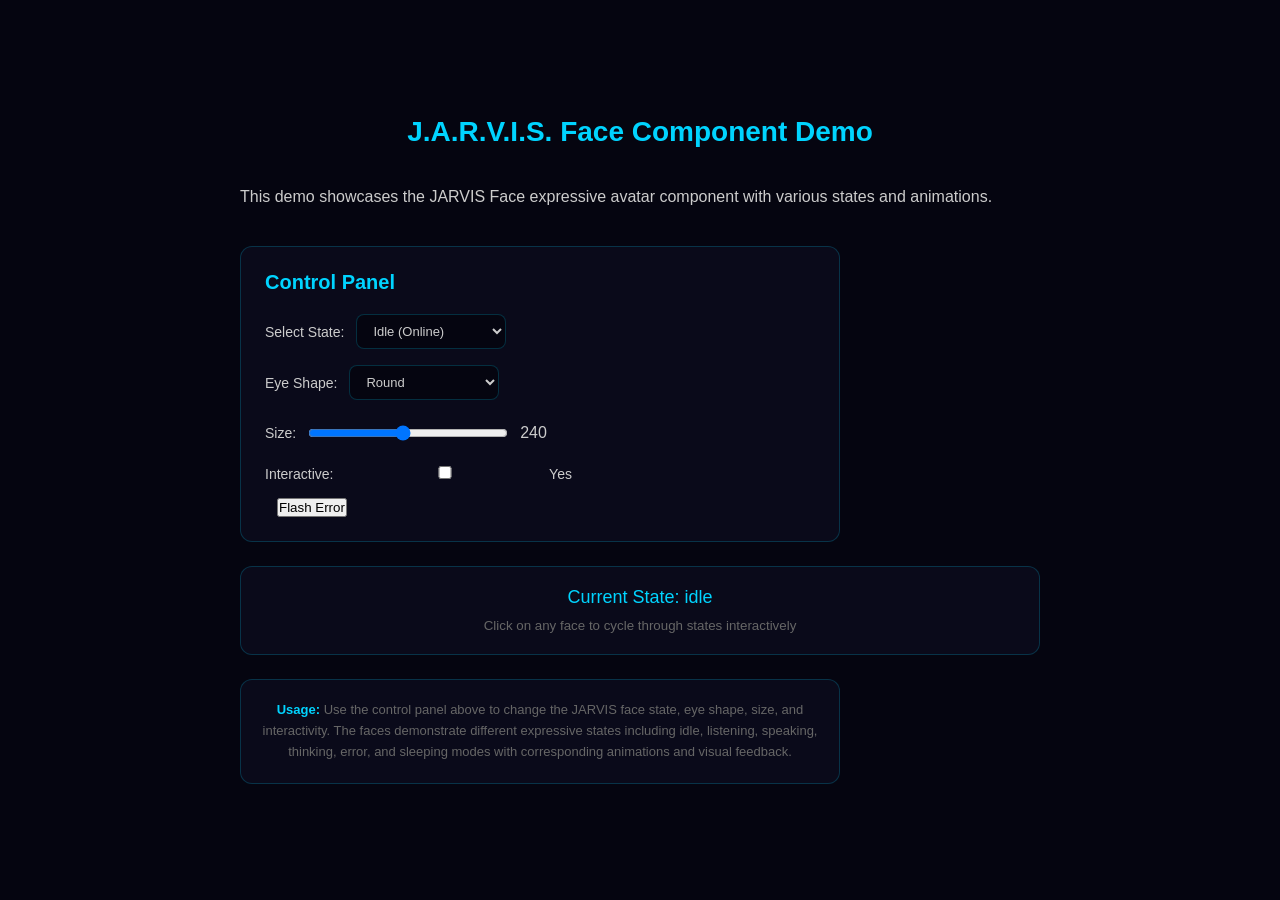
<file: demo-jarvis-face.html>
<!DOCTYPE html>
<html lang="en">
<head>
  <meta charset="UTF-8">
  <meta name="viewport" content="width=device-width, initial-scale=1.0">
  <title>JARVIS Face Demo</title>
  <style>
    /* Basic reset */
    * {
      margin: 0;
      padding: 0;
      box-sizing: border-box;
    }
    
    body {
      font-family: 'Segoe UI', Tahoma, Geneva, Verdana, sans-serif;
      background: #050510;
      color: #CCC;
      min-height: 100vh;
      display: flex;
      flex-direction: column;
      align-items: center;
      justify-content: center;
      padding: 20px;
    }
    
    h1 {
      color: #00D4FF;
      margin-bottom: 40px;
      font-size: 28px;
      text-align: center;
    }
    
    .demo-container {
      max-width: 800px;
      width: 100%;
    }
    
    .face-grid {
      display: grid;
      grid-template-columns: repeat(auto-fit, minmax(200px, 1fr));
      gap: 24px;
      margin-bottom: 40px;
    }
    
    .face-card {
      background: #0A0A1A;
      border: 2px solid #00D4FF33;
      border-radius: 16px;
      padding: 20px;
      text-align: center;
      transition: border-color 0.3s ease, transform 0.3s ease;
    }
    
    .face-card:hover {
      border-color: #00D4FF66;
      transform: translateY(-4px);
    }
    
    .face-card h3 {
      color: #00D4FF;
      margin-bottom: 16px;
      font-size: 16px;
    }
    
    .face-card p {
      color: #666;
      margin-bottom: 12px;
      font-size: 14px;
    }
    
    .face-card button {
      background: #00D4FF;
      color: #050510;
      border: none;
      padding: 8px 16px;
      border-radius: 8px;
      font-size: 13px;
      font-weight: 600;
      cursor: pointer;
      transition: background 0.2s, transform 0.2s;
    }
    
    .face-card button:hover {
      background: #00FFAA;
    }
    
    .face-card button:active {
      transform: scale(0.95);
    }
    
    .controls {
      background: #0A0A1A;
      border: 1px solid #00D4FF33;
      border-radius: 12px;
      padding: 24px;
      width: 100%;
      max-width: 600px;
    }
    
    .controls h2 {
      color: #00D4FF;
      margin-bottom: 20px;
      font-size: 20px;
    }
    
    .control-row {
      display: flex;
      gap: 12px;
      align-items: center;
      flex-wrap: wrap;
      margin-bottom: 16px;
    }
    
    .control-row label {
      color: #CCC;
      font-size: 14px;
    }
    
    .control-row select,
    .control-row input {
      background: #050510;
      border: 1px solid #00D4FF33;
      color: #CCC;
      padding: 8px 12px;
      border-radius: 8px;
      font-size: 13px;
      min-width: 150px;
    }
    
    .control-row input {
      width: 200px;
    }
    
    .state-info {
      background: #0A0A1A;
      border: 1px solid #00D4FF33;
      border-radius: 12px;
      padding: 20px;
      text-align: center;
      margin-top: 24px;
    }
    
    .state-info p {
      color: #00D4FF;
      font-size: 18px;
      margin-bottom: 8px;
    }
    
    .state-info small {
      color: #666;
    }
    
    .instructions {
      background: #0A0A1A;
      border: 1px solid #00D4FF33;
      border-radius: 12px;
      padding: 20px;
      text-align: center;
      max-width: 600px;
      margin-top: 24px;
      font-size: 13px;
      color: #666;
      line-height: 1.6;
    }
    
    .instructions strong {
      color: #00D4FF;
    }
  </style>
</head>
<body>
  <h1>J.A.R.V.I.S. Face Component Demo</h1>
  
  <div class="demo-container">
    <p>This demo showcases the JARVIS Face expressive avatar component with various states and animations.</p>
    
    <div class="face-grid" id="faceGrid">
      <!-- Faces will be generated by JavaScript -->
    </div>
    
    <div class="controls">
      <h2>Control Panel</h2>
      
      <div class="control-row">
        <label>Select State:</label>
        <select id="stateSelect">
          <option value="idle">Idle (Online)</option>
          <option value="listening">Listening</option>
          <option value="speaking">Speaking</option>
          <option value="thinking">Thinking</option>
          <option value="error">Error</option>
          <option value="sleeping">Sleeping</option>
        </select>
      </div>
      
      <div class="control-row">
        <label>Eye Shape:</label>
        <select id="eyeShapeSelect">
          <option value="round">Round</option>
          <option value="angular">Angular</option>
          <option value="visor">Visor</option>
          <option value="lens">Lens</option>
        </select>
      </div>
      
      <div class="control-row">
        <label>Size:</label>
        <input type="range" id="sizeSlider" min="100" max="400" value="240">
        <span id="sizeValue">240</span>
      </div>
      
      <div class="control-row">
        <label>Interactive:</label>
        <label><input type="checkbox" id="interactiveCheckbox"> Yes</label>
      </div>
      
      <button id="flashErrorBtn" style="margin-left: 12px;">Flash Error</button>
    </div>
    
    <div class="state-info">
      <p>Current State: <span id="currentState">idle</span></p>
      <small>Click on any face to cycle through states interactively</small>
    </div>
    
    <div class="instructions">
      <strong>Usage:</strong> Use the control panel above to change the JARVIS face state, eye shape, size, and interactivity. The faces demonstrate different expressive states including idle, listening, speaking, thinking, error, and sleeping modes with corresponding animations and visual feedback.
    </div>
  </div>

  <script type="module">
    // Import the JARVIS Face component
    import { createJarvisFace, FACE_STATES, EYE_SHAPES } from './src/widgets/jarvis-face/jarvis-face.js';
    
    // Wait for the DOM to be ready
    document.addEventListener('DOMContentLoaded', () => {
      const faceGrid = document.getElementById('faceGrid');
      const stateSelect = document.getElementById('stateSelect');
      const eyeShapeSelect = document.getElementById('eyeShapeSelect');
      const sizeSlider = document.getElementById('sizeSlider');
      const sizeValue = document.getElementById('sizeValue');
      const currentStateDisplay = document.getElementById('currentState');
      const flashErrorBtn = document.getElementById('flashErrorBtn');
      const interactiveCheckbox = document.getElementById('interactiveCheckbox');
      
      // Create faces for each state
      const states = [
        { key: 'idle', label: 'Idle (Online)', config: { initialState: FACE_STATES.IDLE } },
        { key: 'listening', label: 'Listening', config: { initialState: FACE_STATES.LISTENING } },
        { key: 'speaking', label: 'Speaking', config: { initialState: FACE_STATES.SPEAKING } },
        { key: 'thinking', label: 'Thinking', config: { initialState: FACE_STATES.THINKING } },
        { key: 'error', label: 'Error', config: { initialState: FACE_STATES.ERROR } },
        { key: 'sleeping', label: 'Sleeping', config: { initialState: FACE_STATES.SLEEPING } }
      ];
      
      // Generate faces
      faces.forEach((faceConfig, index) => {
        const face = createJarvisFace({
          size: parseInt(sizeSlider.value),
          eyeShape: EYE_SHAPES[eyeShapeSelect.value],
          accentColor: '#00D4FF',
          initialState: faceConfig.config.initialState,
          showLabel: true,
          interactive: interactiveCheckbox.checked,
          onStateChange: (state, config) => {
            currentStateDisplay.textContent = state;
          }
        });
        
        const faceCard = document.createElement('div');
        faceCard.className = 'face-card';
        faceCard.innerHTML = `
          <h3>${faceConfig.label}</h3>
          <div style="width: 200px; height: 200px; margin: 0 auto; display: flex; align-items: center; justify-content: center;">
            ${face.getElement().outerHTML}
          </div>
          <button onclick="face${index}.speak()">Speak</button>
        `;
        
        faceGrid.appendChild(faceCard);
        
        // Store face API on window for event handlers
        window['face' + index] = face;
      });
      
      // Update size display
      sizeSlider.addEventListener('input', (e) => {
        sizeValue.textContent = e.target.value;
        // Update all faces
        faces.forEach((_, i) => {
          // Note: In a real app, you'd update the face size dynamically
        });
      });
      
      // Update eye shape
      eyeShapeSelect.addEventListener('change', (e) => {
        // Update all faces with new eye shape
        console.log('Eye shape changed to:', e.target.value);
      });
      
      // State selector
      stateSelect.addEventListener('change', (e) => {
        const selectedState = e.target.value;
        // Cycle through faces and set their state
        faces.forEach((faceConfig, index) => {
          window['face' + index].setState(selectedState);
        });
        currentStateDisplay.textContent = selectedState;
      });
      
      // Flash error button
      flashErrorBtn.addEventListener('click', () => {
        // Flash error on all faces
        faces.forEach((faceConfig, index) => {
          window['face' + index].flashError(1500);
        });
      });
      
      // Interactive checkbox
      interactiveCheckbox.addEventListener('change', (e) => {
        faces.forEach((faceConfig, index) => {
          // In a real app, you'd enable/disable interactivity
          console.log('Interactive set to:', e.target.checked);
        });
      });
    });
  </script>
</body>
</html>
</file>
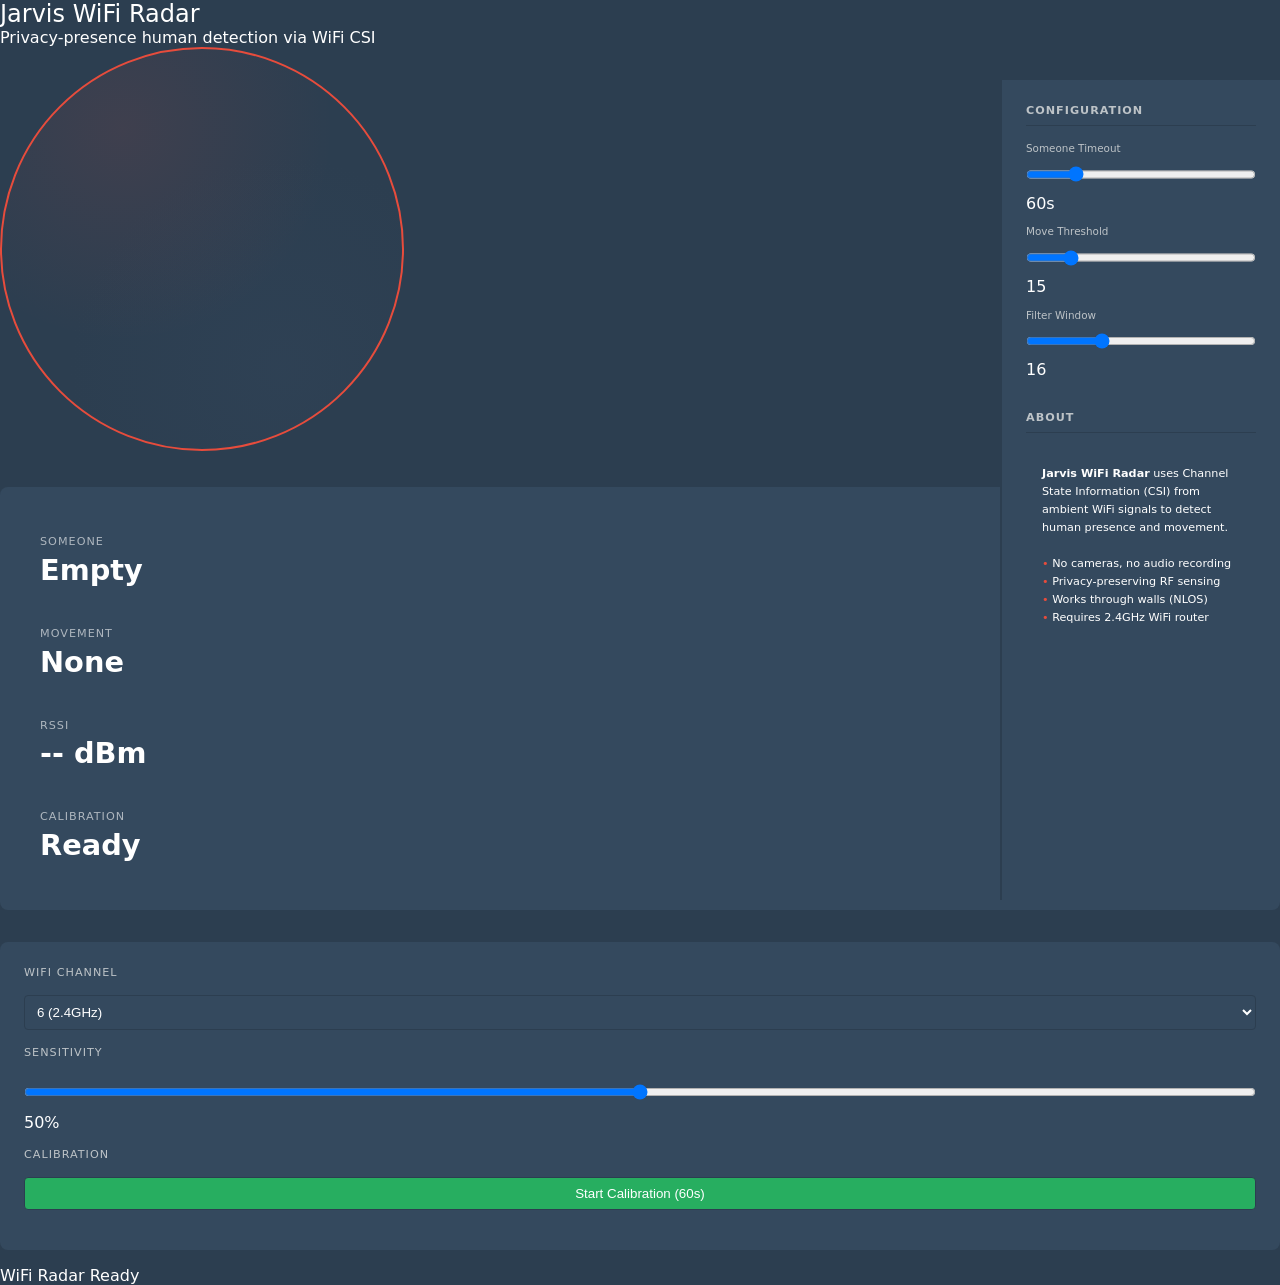
<file: .opencode/skills/wifi-radar-ui/radar_ui.html>
<!DOCTYPE html>
<html lang="en">
<head>
    <meta charset="UTF-8">
    <meta name="viewport" content="width=device-width, initial-scale=1.0">
    <title>Jarvis WiFi Radar</title>
    <style>
        :root { --primary: #2c3e50; --secondary: #34495e; --accent: #e74c3c; }
        * { box-sizing: border-box; margin: 0; padding: 0; }
        body { font-family: 'Segoe UI', system-ui, -apple-system, sans-serif; background: var(--primary); color: white; min-height: 100vh; }
        .header { background: var(--secondary); padding: 1rem 2rem; border-bottom: 4px solid var(--accent); }
        .header-title { font-size: 1.5rem; font-weight: 300; }
        .main { padding: 80px 20px 20px 20px; max-width: 1920px; margin: 0 auto; }
        .radar-container { position: relative; display: inline-block; cursor: crosshair; }
        #radarCanvas { display: block; border: 2px solid var(--accent); border-radius: 50%; background: radial-gradient(circle at 30% 20%, rgba(231, 76, 60, 0.1), transparent 50%), radial-gradient(circle at 70% 80%, rgba(52, 72, 94, 0.3), transparent 50%); }
        .status-panel { background: var(--secondary); border-radius: 8px; padding: 1.5rem; margin: 2rem 0; min-height: 120px; }
        .status-tile { background: var(--dark); border-radius: 6px; padding: 1rem; margin: 0.5rem 0; transition: all 0.3s ease; }
        .status-tile.active { border-left: 4px solid var(--accent); }
        .tile-label { font-size: 0.7rem; text-transform: uppercase; letter-spacing: 1px; opacity: 0.6; margin-bottom: 0.3rem; }
        .tile-value { font-size: 1.8rem; font-weight: bold; }
        .controls { background: var(--secondary); border-radius: 8px; padding: 1.5rem; margin: 1rem 0; }
        .control-group { margin-bottom: 1rem; }
        .control-label { display: block; font-size: 0.7rem; text-transform: uppercase; letter-spacing: 1px; margin-bottom: 0.5rem; color: #bdc3c7; }
        .control-select, .control-range { width: 100%; padding: 0.5rem; background: var(--dark); border: 1px solid var(--primary); border-radius: 4px; color: white; margin-top: 0.5rem; }
        .settings-sidebar { position: fixed; right: 0; top: 80px; width: 280px; height: calc(100vh - 80px); background: var(--secondary); border-left: 2px solid var(--primary); padding: 1.5rem; overflow-y: auto; }
        .settings-section { margin-bottom: 2rem; }
        .settings-section h3 { font-size: 0.7rem; text-transform: uppercase; letter-spacing: 1px; color: #bdc3c7; margin-bottom: 1rem; padding-bottom: 0.5rem; border-bottom: 1px solid var(--primary); }
        .setting-row { margin-bottom: 0.8rem; }
        .setting-label { display: block; font-size: 0.65rem; margin-bottom: 0.3rem; color: #bdc3c7; }
        .setting-select, .setting-range { width: 100%; padding: 0.4rem; background: var(--dark); border: 1px solid var(--primary); border-radius: 4px; color: white; }
        .instructions { background: var(--dark); border-radius: 8px; padding: 1rem; margin: 1rem 0; font-size: 0.7rem; line-height: 1.6; }
        .instructions k { color: var(--accent); }
        @media (max-width: 768px) { .settings-sidebar { display: none; } main { padding: 80px 10px 20px 10px; } }
    </style>
    <script>
        // WiFi Radar initialization
        document.addEventListener('DOMContentLoaded', function() {
            const status = document.createElement('div');
            status.className = 'status';
            status.innerHTML = 'WiFi Radar Ready';
            document.body.appendChild(status);
        });
    </script>
</head>
<body>
    <header>
        <div class="header-title">Jarvis WiFi Radar</div>
        <div class="header-subtitle">Privacy-presence human detection via WiFi CSI</div>
    </header>
    <main>
        <div class="radar-container">
            <canvas id="radarCanvas" width="400" height="400"></canvas>
        </div>
        <div class="status-panel" id="statusPanel">
            <div class="status-tile" id="tileSomeone">
                <div class="tile-label">Someone</div>
                <div class="tile-value empty" id="valueSomeone">Empty</div>
            </div>
            <div class="status-tile" id="tileMovement">
                <div class="tile-label">Movement</div>
                <div class="tile-value empty" id="valueMovement">None</div>
            </div>
            <div class="status-tile" id="tileRSSI">
                <div class="tile-label">RSSI</div>
                <div class="tile-value" id="valueRSSI">-- dBm</div>
            </div>
            <div class="status-tile" id="tileCalibration">
                <div class="tile-label">Calibration</div>
                <div class="tile-value" id="valueCalibration">Ready</div>
            </div>
        </div>
        <div class="controls">
            <div class="control-group">
                <div class="control-label">WiFi Channel</div>
                <select class="control-select" id="channelSelect">
                    <option value="1">1 (2.4GHz)</option>
                    <option value="6" selected>6 (2.4GHz)</option>
                    <option value="11">11 (2.4GHz)</option>
                </select>
            </div>
            <div class="control-group">
                <div class="control-label">Sensitivity</div>
                <input type="range" class="control-range" id="sensitivitySlider" min="0" max="100" value="50">
                <span id="sensitivityValue">50%</span>
            </div>
            <div class="control-group">
                <div class="control-label">Calibration</div>
                <button class="control-select" id="calibrateBtn" style="width: 100%; padding: 0.5rem; background: #27ae60;">Start Calibration (60s)</button>
            </div>
        </div>
    </main>
    <div class="settings-sidebar">
        <div class="settings-section">
            <h3>Configuration</h3>
            <div class="setting-row">
                <span class="setting-label">Someone Timeout</span>
                <input type="range" class="setting-range" id="timeoutSlider" min="10" max="300" value="60">
                <span id="timeoutValue">60s</span>
            </div>
            <div class="setting-row">
                <span class="setting-label">Move Threshold</span>
                <input type="range" class="setting-range" id="moveThresholdSlider" min="0" max="100" value="15">
                <span id="moveThresholdValue">15</span>
            </div>
            <div class="setting-row">
                <span class="setting-label">Filter Window</span>
                <input type="range" class="setting-range" id="filterWindowSlider" min="1" max="50" value="16">
                <span id="filterWindowValue">16</span>
            </div>
        </div>
        <div class="settings-section">
            <h3>About</h3>
            <div class="instructions">
                <strong>Jarvis WiFi Radar</strong> uses Channel State Information (CSI) 
                from ambient WiFi signals to detect human presence and movement.<br>
                <br>
                <k>•</k> No cameras, no audio recording<br>
                <k>•</k> Privacy-preserving RF sensing<br>
                <k>•</k> Works through walls (NLOS)<br>
                <k>•</k> Requires 2.4GHz WiFi router
            </div>
        </div>
    </main>
</body>
</html>
</file>
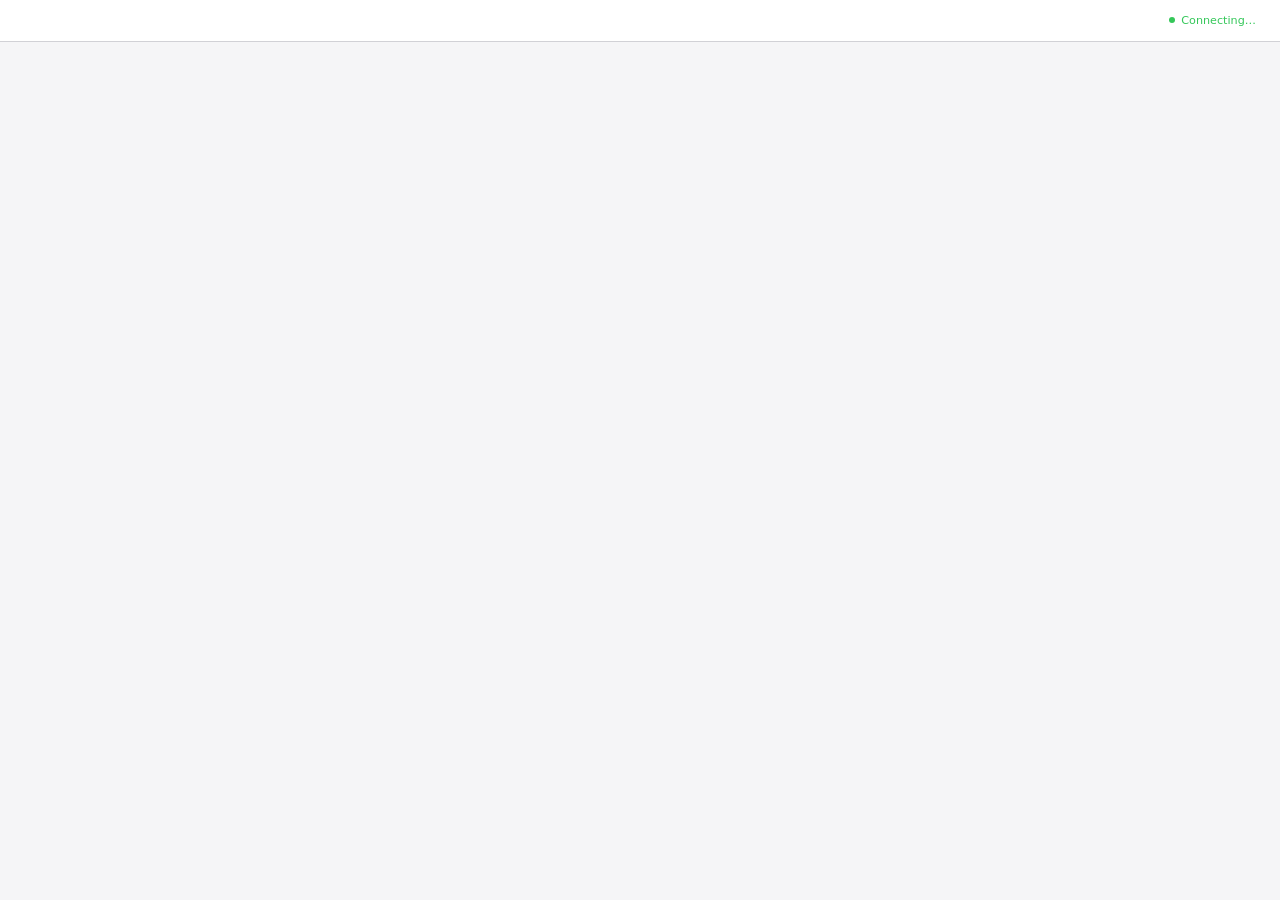
<file: .opencode/skills/brainstorming/scripts/frame-template.html>
<!DOCTYPE html>
<html>
<head>
  <meta charset="utf-8">
  <title>Superpowers Brainstorming</title>
  <style>
    /*
     * BRAINSTORM COMPANION FRAME TEMPLATE
     *
     * This template provides a consistent frame with:
     * - OS-aware light/dark theming
     * - Header branding and connection status
     * - Scrollable main content area
     * - CSS helpers for common UI patterns
     *
     * Content is injected via placeholder comment in #frame-content.
     */

    * { box-sizing: border-box; margin: 0; padding: 0; }
    html, body { height: 100%; overflow: hidden; }

    /* ===== THEME VARIABLES ===== */
    :root {
      --bg-primary: #f5f5f7;
      --bg-secondary: #ffffff;
      --bg-tertiary: #e5e5e7;
      --border: #d1d1d6;
      --text-primary: #1d1d1f;
      --text-secondary: #86868b;
      --text-tertiary: #aeaeb2;
      --accent: #0071e3;
      --accent-hover: #0077ed;
      --success: #34c759;
      --warning: #ff9f0a;
      --error: #ff3b30;
      --selected-bg: #e8f4fd;
      --selected-border: #0071e3;
    }

    @media (prefers-color-scheme: dark) {
      :root {
        --bg-primary: #1d1d1f;
        --bg-secondary: #2d2d2f;
        --bg-tertiary: #3d3d3f;
        --border: #424245;
        --text-primary: #f5f5f7;
        --text-secondary: #86868b;
        --text-tertiary: #636366;
        --accent: #0a84ff;
        --accent-hover: #409cff;
        --selected-bg: rgba(10, 132, 255, 0.15);
        --selected-border: #0a84ff;
      }
    }

    body {
      font-family: system-ui, -apple-system, BlinkMacSystemFont, sans-serif;
      background: var(--bg-primary);
      color: var(--text-primary);
      display: flex;
      flex-direction: column;
      line-height: 1.5;
    }

    /* ===== FRAME STRUCTURE ===== */
    .brand { display: flex; align-items: center; min-width: 0; overflow: hidden; color: var(--text-secondary); line-height: 1; }
    .brand a { color: inherit; text-decoration: none; display: flex; align-items: center; gap: 0.5rem; min-width: 0; max-width: 100%; line-height: 1; }
    .brand-copy { display: block; min-width: 0; overflow: hidden; text-overflow: ellipsis; white-space: nowrap; line-height: 1; transform: translateY(-1px); }
    .brand-logo { display: block; height: 1em; width: auto; max-width: 180px; flex-shrink: 0; filter: invert(1); }
    @media (prefers-color-scheme: dark) {
      .brand-logo { filter: none; }
    }
    .status { font-size: 0.7rem; color: var(--status-color, var(--success)); display: flex; align-items: center; gap: 0.4rem; justify-self: end; white-space: nowrap; line-height: 1; }
    .status::before { content: ''; width: 6px; height: 6px; background: var(--status-color, var(--success)); border-radius: 50%; }

    .main { flex: 1; overflow-y: auto; }
    #frame-content { padding: 2rem; min-height: 100%; }

    .header {
      background: var(--bg-secondary);
      border-bottom: 1px solid var(--border);
      padding: 0.5rem 1.5rem;
      flex-shrink: 0;
      display: grid;
      grid-template-columns: minmax(0, 1fr) auto;
      align-items: center;
      gap: 1rem;
      min-height: 42px;
    }
    .header .brand { justify-self: start; width: 100%; font-size: 0.75rem; line-height: 1; }
    .header .status { grid-column: 2; line-height: 1; }
    .header span {
      font-size: 0.75rem;
      color: var(--text-secondary);
    }
    .header .selected-text {
      color: var(--accent);
      font-weight: 500;
    }

    /* ===== TYPOGRAPHY ===== */
    h2 { font-size: 1.5rem; font-weight: 600; margin-bottom: 0.5rem; }
    h3 { font-size: 1.1rem; font-weight: 600; margin-bottom: 0.25rem; }
    .subtitle { color: var(--text-secondary); margin-bottom: 1.5rem; }
    .section { margin-bottom: 2rem; }
    .label { font-size: 0.7rem; color: var(--text-secondary); text-transform: uppercase; letter-spacing: 0.05em; margin-bottom: 0.5rem; }

    /* ===== OPTIONS (for A/B/C choices) ===== */
    .options { display: flex; flex-direction: column; gap: 0.75rem; }
    .option {
      background: var(--bg-secondary);
      border: 2px solid var(--border);
      border-radius: 12px;
      padding: 1rem 1.25rem;
      cursor: pointer;
      transition: all 0.15s ease;
      display: flex;
      align-items: flex-start;
      gap: 1rem;
    }
    .option:hover { border-color: var(--accent); }
    .option.selected { background: var(--selected-bg); border-color: var(--selected-border); }
    .option .letter {
      background: var(--bg-tertiary);
      color: var(--text-secondary);
      width: 1.75rem; height: 1.75rem;
      border-radius: 6px;
      display: flex; align-items: center; justify-content: center;
      font-weight: 600; font-size: 0.85rem; flex-shrink: 0;
    }
    .option.selected .letter { background: var(--accent); color: white; }
    .option .content { flex: 1; }
    .option .content h3 { font-size: 0.95rem; margin-bottom: 0.15rem; }
    .option .content p { color: var(--text-secondary); font-size: 0.85rem; margin: 0; }

    /* ===== CARDS (for showing designs/mockups) ===== */
    .cards { display: grid; grid-template-columns: repeat(auto-fit, minmax(280px, 1fr)); gap: 1rem; }
    .card {
      background: var(--bg-secondary);
      border: 1px solid var(--border);
      border-radius: 12px;
      overflow: hidden;
      cursor: pointer;
      transition: all 0.15s ease;
    }
    .card:hover { border-color: var(--accent); transform: translateY(-2px); box-shadow: 0 4px 12px rgba(0,0,0,0.1); }
    .card.selected { border-color: var(--selected-border); border-width: 2px; }
    .card-image { background: var(--bg-tertiary); aspect-ratio: 16/10; display: flex; align-items: center; justify-content: center; }
    .card-body { padding: 1rem; }
    .card-body h3 { margin-bottom: 0.25rem; }
    .card-body p { color: var(--text-secondary); font-size: 0.85rem; }

    /* ===== MOCKUP CONTAINER ===== */
    .mockup {
      background: var(--bg-secondary);
      border: 1px solid var(--border);
      border-radius: 12px;
      overflow: hidden;
      margin-bottom: 1.5rem;
    }
    .mockup-header {
      background: var(--bg-tertiary);
      padding: 0.5rem 1rem;
      font-size: 0.75rem;
      color: var(--text-secondary);
      border-bottom: 1px solid var(--border);
    }
    .mockup-body { padding: 1.5rem; }

    /* ===== SPLIT VIEW (side-by-side comparison) ===== */
    .split { display: grid; grid-template-columns: 1fr 1fr; gap: 1.5rem; }
    @media (max-width: 700px) { .split { grid-template-columns: 1fr; } }

    /* ===== PROS/CONS ===== */
    .pros-cons { display: grid; grid-template-columns: 1fr 1fr; gap: 1rem; margin: 1rem 0; }
    .pros, .cons { background: var(--bg-secondary); border-radius: 8px; padding: 1rem; }
    .pros h4 { color: var(--success); font-size: 0.85rem; margin-bottom: 0.5rem; }
    .cons h4 { color: var(--error); font-size: 0.85rem; margin-bottom: 0.5rem; }
    .pros ul, .cons ul { margin-left: 1.25rem; font-size: 0.85rem; color: var(--text-secondary); }
    .pros li, .cons li { margin-bottom: 0.25rem; }

    /* ===== PLACEHOLDER (for mockup areas) ===== */
    .placeholder {
      background: var(--bg-tertiary);
      border: 2px dashed var(--border);
      border-radius: 8px;
      padding: 2rem;
      text-align: center;
      color: var(--text-tertiary);
    }

    /* ===== INLINE MOCKUP ELEMENTS ===== */
    .mock-nav { background: var(--accent); color: white; padding: 0.75rem 1rem; display: flex; gap: 1.5rem; font-size: 0.9rem; }
    .mock-sidebar { background: var(--bg-tertiary); padding: 1rem; min-width: 180px; }
    .mock-content { padding: 1.5rem; flex: 1; }
    .mock-button { background: var(--accent); color: white; border: none; padding: 0.5rem 1rem; border-radius: 6px; font-size: 0.85rem; }
    .mock-input { background: var(--bg-primary); border: 1px solid var(--border); border-radius: 6px; padding: 0.5rem; width: 100%; }
  </style>
</head>
<body>
  <div class="header">
    <!-- BRANDING -->
    <div class="status">Connecting…</div>
  </div>

  <div class="main">
    <div id="frame-content">
      <!-- CONTENT -->
    </div>
  </div>

</body>
</html>
</file>
